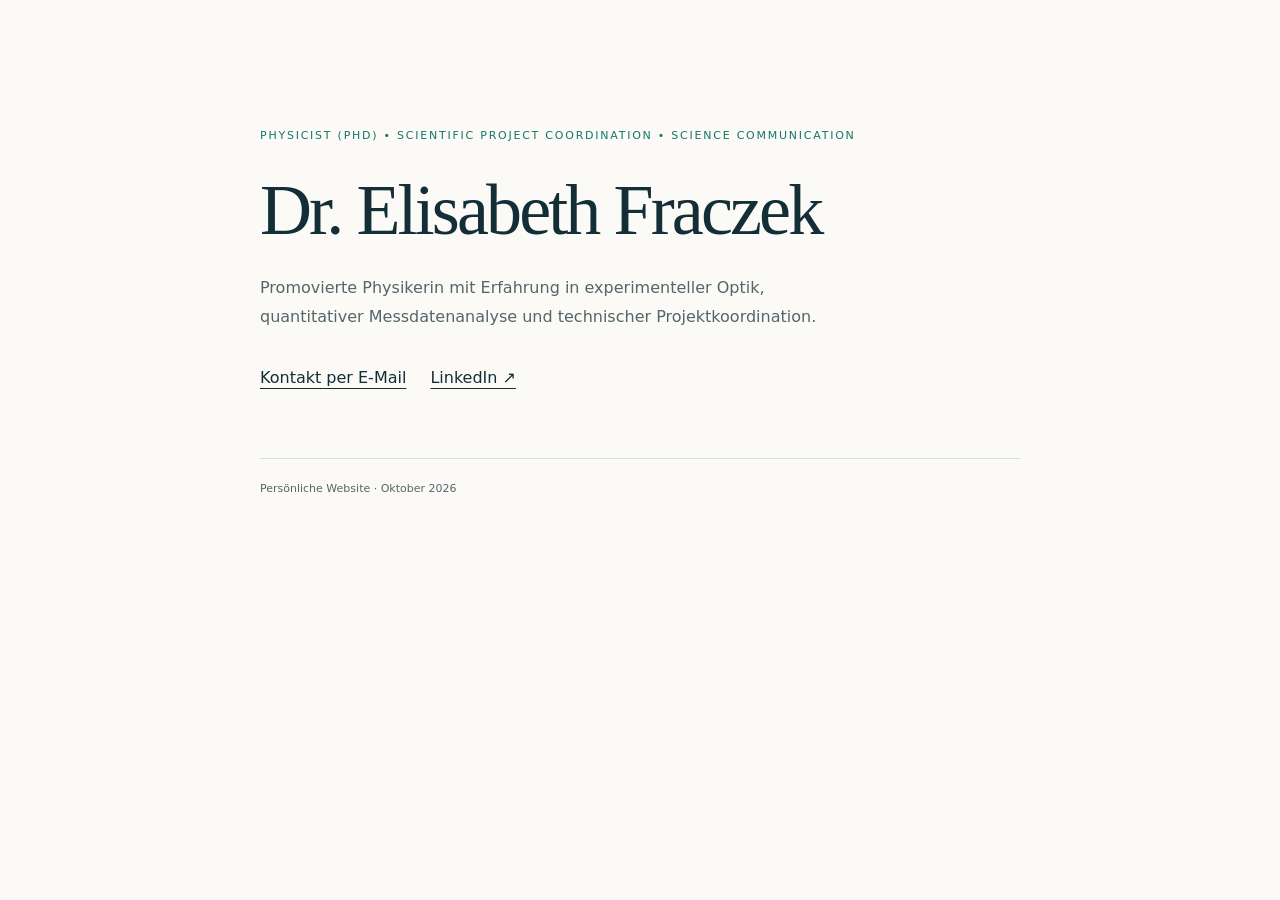
<file: index.html>
<!doctype html>
<html lang="de">
  <head>
    <!-- Grundeinstellungen und Beschreibung der Seite -->
    <meta charset="utf-8">
    <meta name="viewport" content="width=device-width,initial-scale=1">
    <meta name="robots" content="noindex,nofollow,noarchive">
    <meta
      name="description"
      content="Dr. Elisabeth Fraczek — Physik, Datenanalyse und wissenschaftliche Zusammenarbeit."
    >

    <!-- Titel im Browser-Tab -->
    <title>Dr. Elisabeth Fraczek</title>

    <style>
      /* Grundlayout und Farben */
      * {
        box-sizing: border-box;
      }

      body {
        margin: 0;
        background: #fbfaf6;
        color: #142e37;
        font: 16px/1.8 system-ui,-apple-system,'Segoe UI',sans-serif;
      }

      main {
        width: min(760px,calc(100% - 48px));
        margin: 14vh auto 60px;
      }

      /* Themenzeile, Name und Profiltext */
      .eyebrow {
        text-transform: uppercase;
        letter-spacing: .16em;
        font-size: 11px;
        color: #14766a;
      }

      h1 {
        font: clamp(42px,7vw,72px)/1.12 Georgia,serif;
        letter-spacing: -.04em;
        margin: 24px 0;
      }

      p {
        max-width: 580px;
        color: #53666a;
      }

      /* Kontaktlinks */
      nav {
        display: flex;
        gap: 24px;
        flex-wrap: wrap;
        margin-top: 32px;
      }

      a {
        color: #142e37;
        text-underline-offset: 5px;
      }

      a:focus-visible {
        outline: 3px solid #14766a;
        outline-offset: 5px;
      }

      /* Fußzeile */
      footer {
        border-top: 1px solid #d8dfda;
        margin-top: 65px;
        padding-top: 20px;
        font-size: 11px;
        color: #53666a;
      }
    </style>
  </head>

  <body>
    <main>
      <!-- Themenzeile: Hier kannst du deine Schwerpunkte ändern. -->
      <div class="eyebrow">Physicist (PhD) • Scientific Project Coordination • Science Communication</div>

      <!-- Name und Kurzprofil: Diesen Text kannst du direkt bearbeiten. -->
      <h1>Dr. Elisabeth Fraczek</h1>

      <p>
        Promovierte Physikerin mit Erfahrung in experimenteller Optik,
        quantitativer Messdatenanalyse und technischer Projektkoordination.
      </p>

      <!-- Kontakt: E-Mail-Adresse und LinkedIn-URL stehen jeweils im href-Attribut. -->
      <nav aria-label="Kontakt">
        <a href="mailto:elisabeth.fraczek@proton.me">
          Kontakt per E-Mail
        </a>

        <a
          href="https://www.linkedin.com/in/elisabeth-fraczek"
          rel="noopener noreferrer"
          target="_blank"
        >
          LinkedIn ↗
        </a>
      </nav>

      <!-- Fußzeile: Bezeichnung und Datum kannst du hier anpassen. -->
      <footer>Persönliche Website · Oktober 2026</footer>
    </main>
  </body>
</html>
</file>
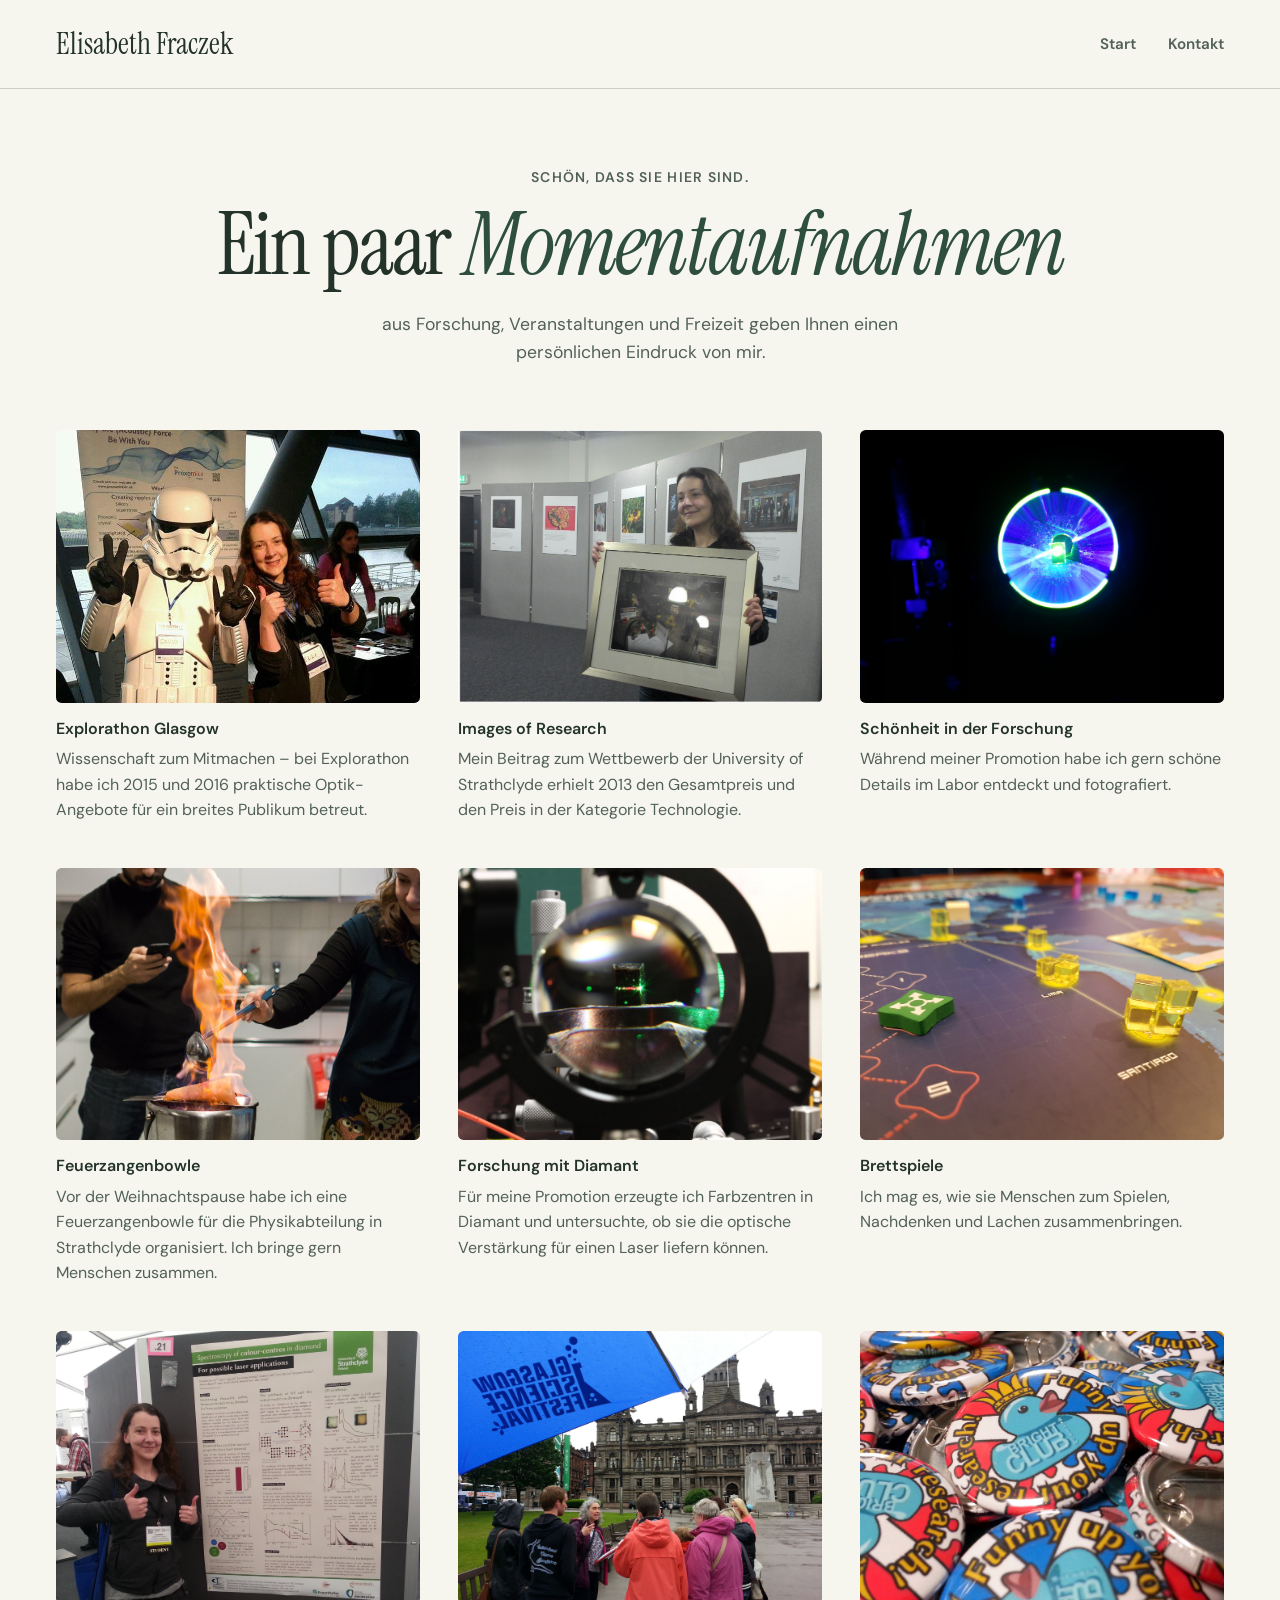
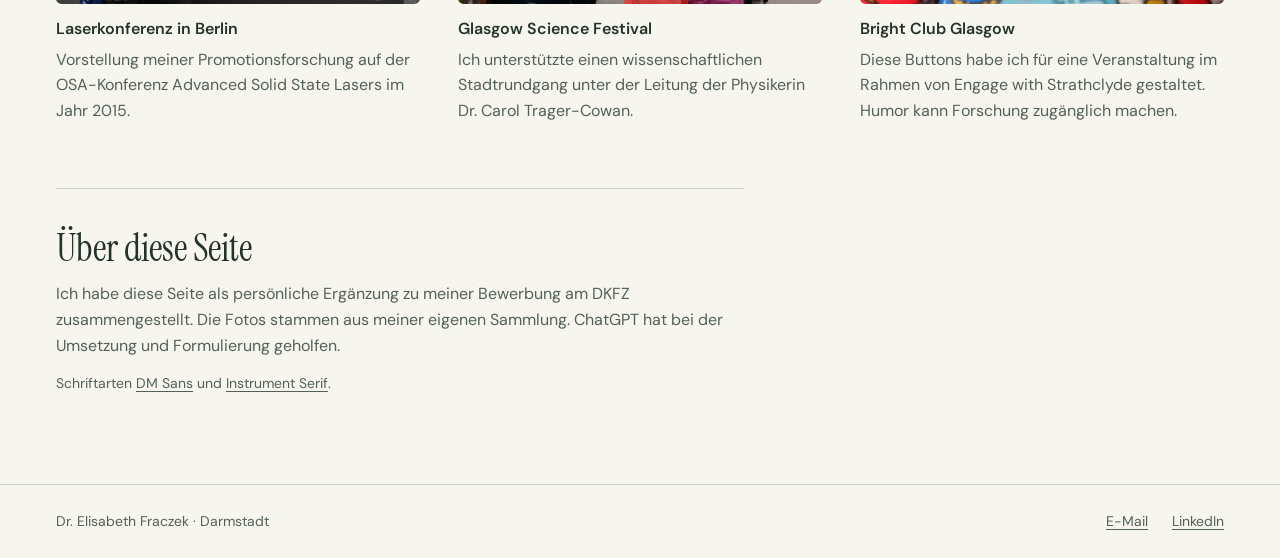
<file: DKFZ/index.html>
<!doctype html>
<html lang="de">
<head>
  <meta charset="utf-8">
  <meta name="viewport" content="width=device-width, initial-scale=1">
  <meta name="theme-color" content="#f7f6ee">
  <meta name="description" content="Persönliche Einblicke in Elisabeth Fraczeks Forschung, Wissenschaftskommunikation und Interessen.">
  <title>Über mich · Elisabeth Fraczek</title>
  <link rel="stylesheet" href="assets/site.css">
  <script src="assets/gallery.js" defer></script>
</head>
<body>
  <a class="skip-link" href="#main">Zum Inhalt</a>
  <header class="site-header">
    <div class="wrap header-inner">
      <a class="wordmark" href="../">Elisabeth Fraczek</a>
      <nav class="main-nav" aria-label="Hauptnavigation">
        <a href="../">Start</a>
        <a href="mailto:elisabeth.fraczek@proton.me">Kontakt</a>
      </nav>
    </div>
  </header>

  <main class="wrap inner-page" id="main">
    <header class="page-intro">
      <p class="eyebrow">Schön, dass Sie hier sind.</p>
      <h1>Ein paar <em>Momentaufnahmen</em></h1>
      <p>
        aus Forschung,
        Veranstaltungen und Freizeit geben Ihnen einen persönlichen Eindruck von mir.
      </p>
    </header>

    <!-- Zum Ergänzen eines Fotos einen figure-Block kopieren und Bildpfade, Alternativtext und Bildunterschrift anpassen. -->
    <div class="photo-grid">
      <figure>
        <a class="photo-link" href="assets/photos/explorathon.jpg">
          <img src="assets/photos/explorathon.jpg"
               alt="Elisabeth neben einem Stormtrooper bei Explorathon Glasgow"
               width="720" height="656">
        </a>
        <figcaption>
          <strong>Explorathon Glasgow</strong>
          Wissenschaft zum Mitmachen – bei Explorathon habe ich 2015 und 2016
          praktische Optik-Angebote für ein breites Publikum betreut.
        </figcaption>
      </figure>
      <figure>
        <a class="photo-link" href="assets/photos/images-of-research.jpg">
          <img src="assets/photos/images-of-research.jpg"
               alt="Elisabeth hält ihr gerahmtes Wettbewerbsbild in einer Ausstellung"
               width="990" height="745">
        </a>
        <figcaption>
          <strong>Images of Research</strong>
          Mein Beitrag zum Wettbewerb der University of Strathclyde erhielt 2013
          den Gesamtpreis und den Preis in der Kategorie Technologie.
        </figcaption>
      </figure>
      <figure id="forschung">
        <a class="photo-link" href="assets/photos/research-photography.jpg">
          <img src="assets/photos/research-photography.jpg"
               alt="Ein optisches Element leuchtet im Labor blau und grün"
               width="1800" height="1350">
        </a>
        <figcaption>
          <strong>Schönheit in der Forschung</strong>
          Während meiner Promotion habe ich gern schöne Details im Labor
          entdeckt und fotografiert.
        </figcaption>
      </figure>
      <figure>
        <a class="photo-link" href="assets/photos/feuerzangenbowle.jpg">
          <img src="assets/photos/feuerzangenbowle.jpg"
               alt="Zwei Personen bereiten eine brennende Feuerzangenbowle zu"
               loading="lazy" decoding="async">
        </a>
        <figcaption>
          <strong>Feuerzangenbowle</strong>
          Vor der Weihnachtspause habe ich eine Feuerzangenbowle für die
          Physikabteilung in Strathclyde organisiert. Ich bringe gern Menschen zusammen.
        </figcaption>
      </figure>
      <figure>
        <a class="photo-link" href="assets/photos/diamond-research.jpg">
          <img src="assets/photos/diamond-research.jpg"
               alt="Ein Diamant wird in einem optischen Versuchsaufbau mit grünem Licht beleuchtet"
               width="1800" height="1200" loading="lazy" decoding="async">
        </a>
        <figcaption>
          <strong>Forschung mit Diamant</strong>
          Für meine Promotion erzeugte ich Farbzentren in Diamant und untersuchte,
          ob sie die optische Verstärkung für einen Laser liefern können.
        </figcaption>
      </figure>
      <figure>
        <a class="photo-link" href="assets/photos/board-games.jpg">
          <img src="assets/photos/board-games.jpg"
               alt="Bunte Spielfiguren auf einem Brettspiel" loading="lazy" decoding="async">
        </a>
        <figcaption>
          <strong>Brettspiele</strong>
          Ich mag es, wie sie Menschen zum Spielen, Nachdenken und Lachen zusammenbringen.
        </figcaption>
      </figure>
      <figure>
        <a class="photo-link" href="assets/photos/laser-conference.jpg">
          <img src="assets/photos/laser-conference.jpg"
               alt="Elisabeth präsentiert ihr Forschungsposter auf einer Laserkonferenz"
               loading="lazy" decoding="async">
        </a>
        <figcaption>
          <strong>Laserkonferenz in Berlin</strong>
          Vorstellung meiner Promotionsforschung auf der OSA-Konferenz
          Advanced Solid State Lasers im Jahr 2015.
        </figcaption>
      </figure>
      <figure>
        <a class="photo-link" href="assets/photos/science-festival.jpg">
          <img src="assets/photos/science-festival.jpg"
               alt="Eine Gruppe bei einem wissenschaftlichen Stadtrundgang in Glasgow"
               loading="lazy" decoding="async">
        </a>
        <figcaption>
          <strong>Glasgow Science Festival</strong>
          Ich unterstützte einen wissenschaftlichen Stadtrundgang unter der
          Leitung der Physikerin Dr. Carol Trager-Cowan.
        </figcaption>
      </figure>
      <figure>
        <a class="photo-link" href="assets/photos/bright-club.jpg">
          <img src="assets/photos/bright-club.jpg"
               alt="Eine Sammlung bunter Buttons für Bright Club Glasgow"
               loading="lazy" decoding="async">
        </a>
        <figcaption>
          <strong>Bright Club Glasgow</strong>
          Diese Buttons habe ich für eine Veranstaltung im Rahmen von
          Engage with Strathclyde gestaltet. Humor kann Forschung zugänglich machen.
        </figcaption>
      </figure>
    </div>

    <section class="site-note" id="diese-seite" aria-labelledby="site-note-title">
      <h2 id="site-note-title">Über diese Seite</h2>
      <p>
        Ich habe diese Seite als persönliche Ergänzung zu meiner Bewerbung am DKFZ
        zusammengestellt. Die Fotos stammen aus meiner eigenen Sammlung.
        ChatGPT hat bei der Umsetzung und Formulierung geholfen.
      </p>
      <p class="font-credits">
        Schriftarten
        <a href="assets/fonts/dm-sans-OFL.txt">DM Sans</a> und
        <a href="assets/fonts/instrument-serif-OFL.txt">Instrument Serif</a>.
      </p>
    </section>

    <dialog class="photo-dialog" id="photo-dialog" aria-label="Foto in voller Größe">
      <form method="dialog">
        <button class="button button-outline" type="submit" autofocus>Schließen</button>
      </form>
      <img alt="">
      <p></p>
    </dialog>
  </main>

  <footer class="site-footer">
    <div class="wrap footer-inner">
      <span>Dr. Elisabeth Fraczek · Darmstadt</span>
      <div class="footer-links">
        <a href="mailto:elisabeth.fraczek@proton.me">E-Mail</a>
        <a href="https://www.linkedin.com/in/elisabeth-fraczek">LinkedIn</a>
      </div>
    </div>
  </footer>
</body>
</html>
</file>
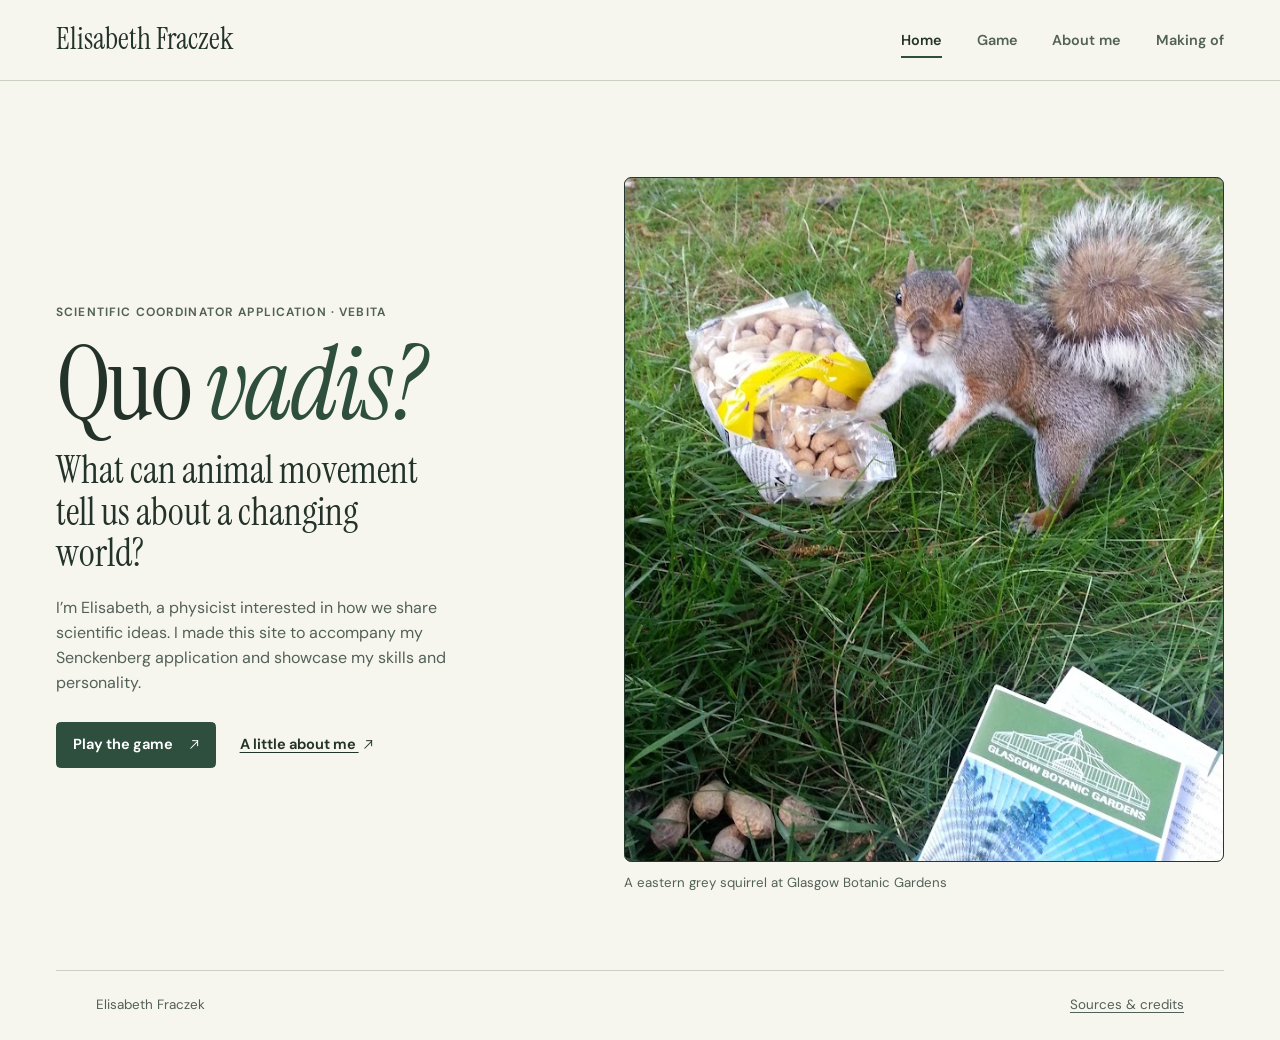
<file: senckenberg/index.html>
<!doctype html>
<html lang="en">
<head>
  <meta charset="utf-8">
  <meta name="viewport" content="width=device-width, initial-scale=1">
  <meta name="theme-color" content="#f7f6ee">
  <meta name="description" content="Elisabeth Fraczek's application portfolio and VEBITA Connections, a game about animal movement.">
  <title>Quo vadis? · Elisabeth Fraczek</title>
  <link rel="stylesheet" href="assets/site.css">
</head>
<body>
  <a class="skip-link" href="#main">Skip to content</a>
  <header class="site-header">
    <div class="wrap header-inner">
      <a class="wordmark" href="./">Elisabeth Fraczek</a>
      <nav class="main-nav" aria-label="Main navigation">
        <a href="./" aria-current="page">Home</a>
        <a href="game/">Game</a>
        <a href="about/">About me</a>
        <a href="making/">Making of</a>
      </nav>
    </div>
  </header>

  <main id="main" class="wrap">
    <section class="home-hero" aria-labelledby="hero-title">
      <div class="hero-copy">
        <p class="eyebrow">Scientific coordinator application · VEBITA</p>
        <h1 id="hero-title">Quo <em>vadis?</em></h1>
        <p class="hero-question">What can animal movement tell us about a changing world?</p>
        <p class="intro">
          I’m Elisabeth, a physicist interested in how we share scientific ideas.
          I made this site to accompany my Senckenberg application and showcase 
          my skills and personality.
        </p>
        <div class="hero-actions">
          <a class="button" href="game/">Play the game <span class="arrow arrow-diagonal" aria-hidden="true"></span></a>
          <a class="quiet-link" href="about/">A little about me <span class="arrow arrow-diagonal" aria-hidden="true"></span></a>
        </div>
      </div>

      <figure class="hero-figure">
        <div class="hero-image">
          <img src="assets/photos/squirrel.webp" alt="A eastern grey squirrel at Glasgow Botanic Gardens" fetchpriority="high">
        </div>
        <figcaption>
          <span>A eastern grey squirrel at Glasgow Botanic Gardens</span>
        </figcaption>
      </figure>
    </section>


  <footer class="site-footer">
    <div class="wrap footer-inner">
      <span>Elisabeth Fraczek</span>
      <a href="making/#sources">Sources &amp; credits</a>
    </div>
  </footer>
</body>
</html>
</file>
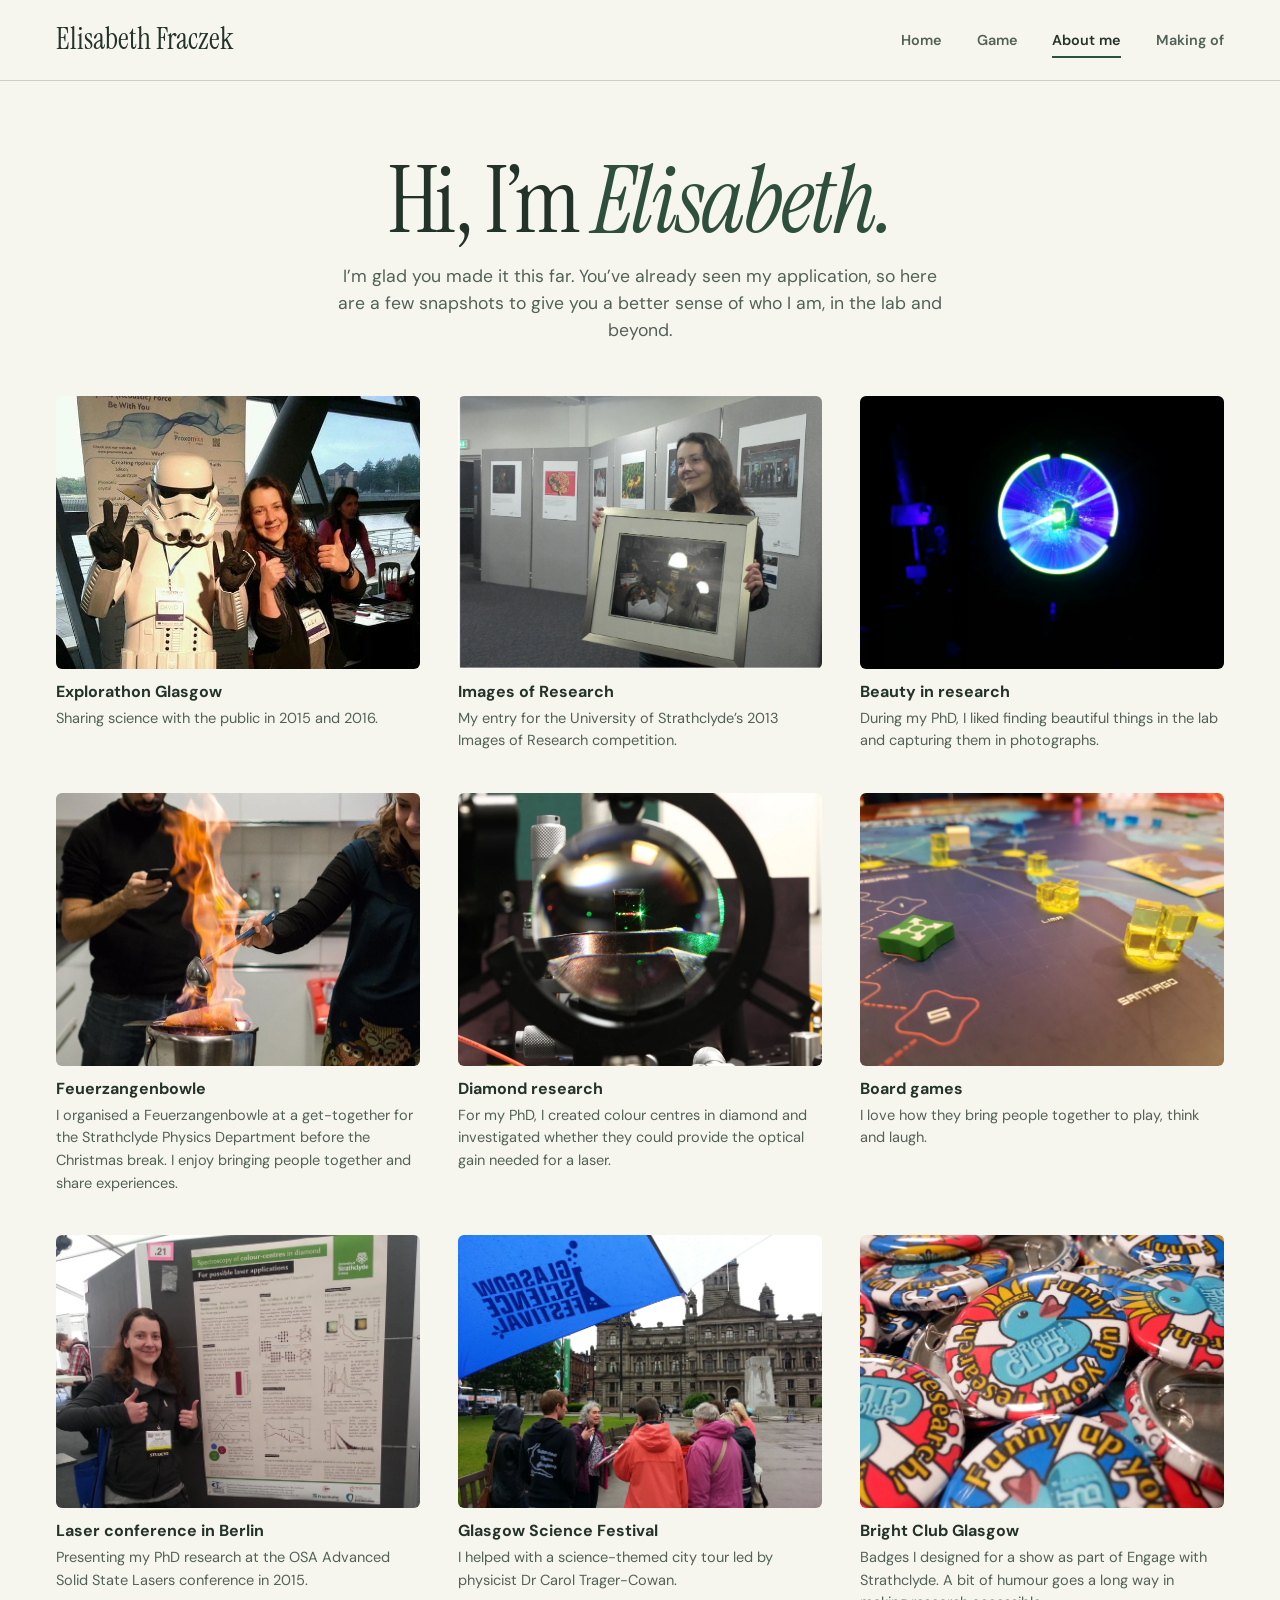
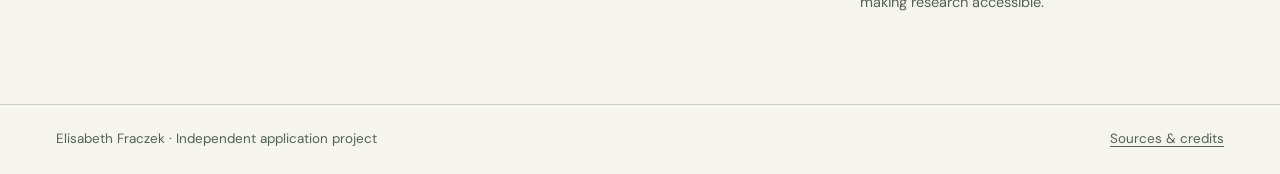
<file: senckenberg/about/index.html>
<!doctype html>
<html lang="en">
<head>
  <meta charset="utf-8">
  <meta name="viewport" content="width=device-width, initial-scale=1">
  <meta name="theme-color" content="#f7f6ee">
  <meta name="description" content="A photo journal of Elisabeth Fraczek's research, science outreach and life outside the lab.">
  <title>About me · Elisabeth Fraczek</title>
  <link rel="stylesheet" href="../assets/site.css">
  <script src="../assets/gallery.js" defer></script>
</head>
<body>
  <a class="skip-link" href="#main">Skip to content</a>
  <header class="site-header">
    <div class="wrap header-inner">
      <a class="wordmark" href="../">Elisabeth Fraczek</a>
      <nav class="main-nav" aria-label="Main navigation">
        <a href="../">Home</a>
        <a href="../game/">Game</a>
        <a href="./" aria-current="page">About me</a>
        <a href="../making/">Making of</a>
      </nav>
    </div>
  </header>

  <main id="main" class="wrap inner-page">
    <header class="page-intro about-intro">
      <h1>Hi, I’m <em>Elisabeth.</em></h1>
      <p>I’m glad you made it this far. You’ve already seen my application, so here are a few snapshots to give you a better sense of who I am, in the lab and beyond.</p>
    </header>

    <!-- To add a photo, copy one figure and update both image paths, the alt text and the caption. -->
    <div class="photo-grid">
      <figure>
        <a href="../assets/photos/explorathon.webp" class="photo-link">
          <img src="../assets/photos/explorathon.webp" alt="Elisabeth posing next to a stormtrooper at Explorathon Glasgow">
        </a>
        <figcaption><strong>Explorathon Glasgow</strong> Sharing science with the public in 2015 and 2016.</figcaption>
      </figure>
      <figure>
        <a href="../assets/photos/images-of-research.webp" class="photo-link">
          <img src="../assets/photos/images-of-research.webp" alt="Elisabeth holding her framed image in an exhibition gallery">
        </a>
        <figcaption><strong>Images of Research</strong> My entry for the University of Strathclyde’s 2013 Images of Research competition.</figcaption>
      </figure>
      <figure>
        <a href="../assets/photos/research-photography.webp" class="photo-link">
          <img src="../assets/photos/research-photography.webp" alt="A glowing blue and green optical pattern against a dark background">
        </a>
        <figcaption><strong>Beauty in research</strong> During my PhD, I liked finding beautiful things in the lab and capturing them in photographs.</figcaption>
      </figure>
      <figure>
        <a href="../assets/photos/feuerzangenbowle.webp" class="photo-link">
          <img src="../assets/photos/feuerzangenbowle.webp" alt="Two people preparing a flaming Feuerzangenbowle" loading="lazy">
        </a>
        <figcaption><strong>Feuerzangenbowle</strong> I organised a Feuerzangenbowle at a get-together for the Strathclyde Physics Department before the Christmas break. I enjoy bringing people together and share experiences.</figcaption>
      </figure>
      <figure>
        <a href="../assets/photos/diamond-research.webp" class="photo-link">
          <img src="../assets/photos/diamond-research.webp" alt="Close-up of an optical setup with green light reflected in a lens" loading="lazy">
        </a>
        <figcaption><strong>Diamond research</strong> For my PhD, I created colour centres in diamond and investigated whether they could provide the optical gain needed for a laser.</figcaption>
      </figure>
      <figure>
        <a href="../assets/photos/board-games.webp" class="photo-link">
          <img src="../assets/photos/board-games.webp" alt="Colourful playing pieces on a board game" loading="lazy">
        </a>
        <figcaption><strong>Board games</strong> I love how they bring people together to play, think and laugh.</figcaption>
      </figure>
      <figure>
        <a href="../assets/photos/laser-conference.webp" class="photo-link">
          <img src="../assets/photos/laser-conference.webp" alt="Elisabeth beside a research poster at a laser conference" loading="lazy">
        </a>
        <figcaption><strong>Laser conference in Berlin</strong> Presenting my PhD research at the OSA Advanced Solid State Lasers conference in 2015.</figcaption>
      </figure>
      <figure>
        <a href="../assets/photos/science-festival.webp" class="photo-link">
          <img src="../assets/photos/science-festival.webp" alt="A group on a city walking tour under a Glasgow Science Festival flag" loading="lazy">
        </a>
        <figcaption><strong>Glasgow Science Festival</strong> I helped with a science-themed city tour led by physicist Dr Carol Trager-Cowan.</figcaption>
      </figure>
      <figure>
        <a href="../assets/photos/bright-club.webp" class="photo-link">
          <img src="../assets/photos/bright-club.webp" alt="A collection of colourful Bright Club badges" loading="lazy">
        </a>
        <figcaption><strong>Bright Club Glasgow</strong> Badges I designed for a show as part of Engage with Strathclyde. A bit of humour goes a long way in making research accessible.</figcaption>
      </figure>
    </div>

    <dialog class="photo-dialog" id="photo-dialog" aria-label="Enlarged photograph">
      <form method="dialog">
        <button class="button button-outline" type="submit">Close</button>
      </form>
      <img alt="">
      <p></p>
    </dialog>
  </main>

  <footer class="site-footer">
    <div class="wrap footer-inner">
      <span>Elisabeth Fraczek · Independent application project</span>
      <a href="../making/#sources">Sources &amp; credits</a>
    </div>
  </footer>
</body>
</html>
</file>
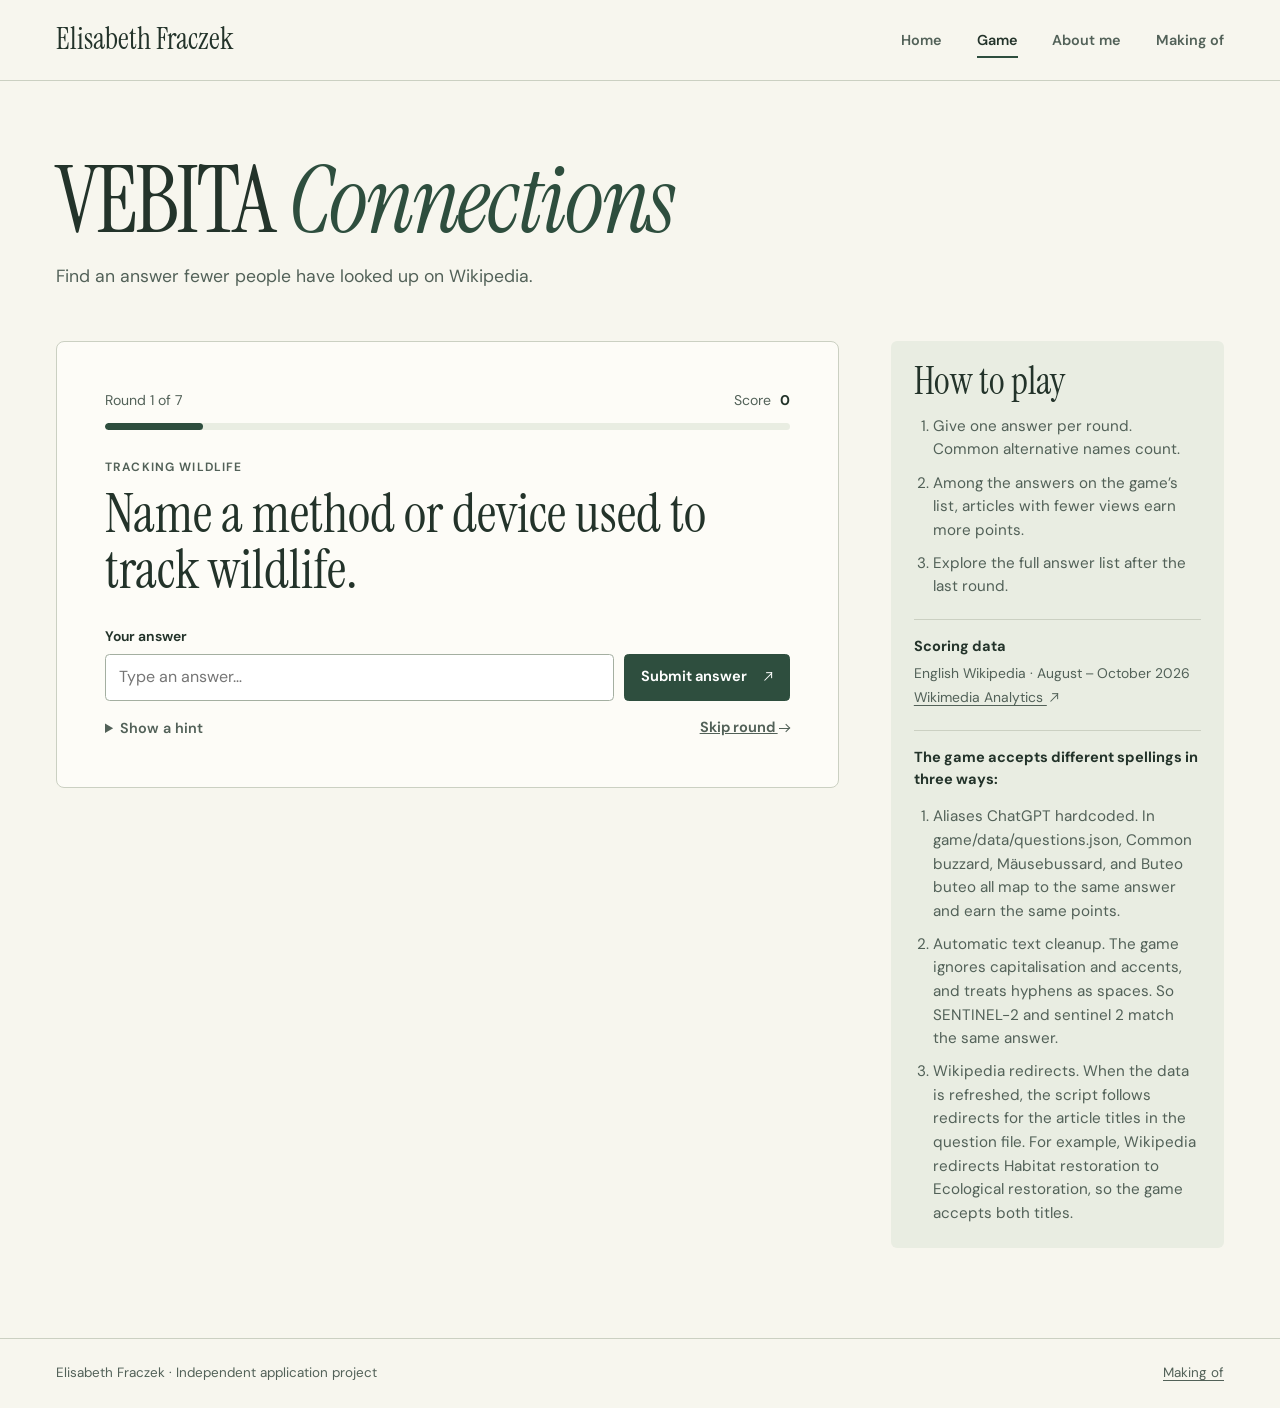
<file: senckenberg/game/index.html>
<!doctype html>
<html lang="en">
<head>
  <meta charset="utf-8">
  <meta name="viewport" content="width=device-width, initial-scale=1">
  <meta name="theme-color" content="#f7f6ee">
  <meta name="description" content="A seven-round game about animal movement, scored with real English Wikipedia pageviews.">
  <title>VEBITA Connections · Elisabeth Fraczek</title>
  <link rel="stylesheet" href="../assets/site.css">
  <script src="game.js" defer></script>
</head>
<body>
  <a class="skip-link" href="#main">Skip to content</a>
  <header class="site-header">
    <div class="wrap header-inner">
      <a class="wordmark" href="../">Elisabeth Fraczek</a>
      <nav class="main-nav" aria-label="Main navigation">
        <a href="../">Home</a>
        <a href="./" aria-current="page">Game</a>
        <a href="../about/">About me</a>
        <a href="../making/">Making of</a>
      </nav>
    </div>
  </header>

  <main id="main" class="wrap inner-page">
    <header class="page-intro game-intro">
      <h1>VEBITA <em>Connections</em></h1>
      <p>Find an answer fewer people have looked up on Wikipedia.</p>
    </header>

    <div class="game-layout">
      <section class="game-panel" aria-label="VEBITA Connections game">
        <p id="loading" role="status">Loading questions and Wikimedia pageviews…</p>
        <noscript><p>Enable JavaScript to play VEBITA Connections.</p></noscript>

        <div id="round" hidden>
          <div class="round-meta">
            <p id="round-number"></p>
            <p>Score <strong id="running-score">0</strong></p>
          </div>
          <progress id="round-progress" aria-label="Current round"></progress>
          <p class="eyebrow round-topic" id="topic"></p>
          <h2 id="question" tabindex="-1"></h2>

          <form id="answer-form">
            <label class="input-label" for="answer">Your answer</label>
            <div class="answer-controls">
              <input id="answer" name="answer" type="text" placeholder="Type an answer…" autocomplete="off" spellcheck="false" maxlength="120" aria-describedby="answer-message" required>
              <button class="button" type="submit">Submit answer <span class="arrow arrow-diagonal" aria-hidden="true"></span></button>
            </div>
            <p id="answer-message" class="answer-message" aria-live="polite"></p>
            <div class="round-tools">
              <details id="hint">
                <summary>Show a hint</summary>
                <p id="hint-text"></p>
              </details>
              <button type="button" class="text-button" id="skip">Skip round <span class="arrow" aria-hidden="true"></span></button>
            </div>
          </form>

          <div id="feedback" class="feedback" hidden>
            <div class="feedback-copy">
              <p id="feedback-points" class="feedback-points" tabindex="-1"></p>
              <p id="feedback-detail"></p>
            </div>
            <button type="button" class="button" id="next">Next round <span class="arrow" aria-hidden="true"></span></button>
          </div>
        </div>

        <div id="results" hidden>
          <h2 id="final-score" tabindex="-1"></h2>
          <p class="result-intro">Open each round to see the accepted answers, starting with the least-viewed article.</p>
          <div id="answer-reveal"></div>
          <button type="button" class="button" id="restart">Play again</button>
        </div>

        <template id="round-review">
          <details class="round-review">
            <summary><span class="review-topic"></span><span class="review-score"></span></summary>
            <p class="review-answer"></p>
            <table>
              <caption class="visually-hidden">Accepted answers and Wikimedia pageviews</caption>
              <thead><tr><th scope="col">Article</th><th scope="col">Views</th><th scope="col">Points</th></tr></thead>
              <tbody></tbody>
            </table>
          </details>
        </template>
      </section>

      <aside class="game-rules" aria-labelledby="rules-title">
        <h2 id="rules-title">How to play</h2>
        <ol>
          <li>Give one answer per round. Common alternative names count.</li>
          <li>Among the answers on the game’s list, articles with fewer views earn more points.</li>
          <li>Explore the full answer list after the last round.</li>
        </ol>
        <div class="data-note">
          <h3>Scoring data</h3>
          <p id="data-period"></p>
          <a href="../making/#sources">Wikimedia Analytics <span class="arrow arrow-diagonal" aria-hidden="true"></span></a>
        </div>
        <div class="data-note">
          <h3>The game accepts different spellings in three ways:</h3>
          <ol>
            <li>Aliases ChatGPT hardcoded. In game/data/questions.json, Common buzzard, Mäusebussard, and Buteo buteo all map to the same answer and earn the same points.</li>
            <li>Automatic text cleanup. The game ignores capitalisation and accents, and treats hyphens as spaces. So SENTINEL-2 and sentinel 2 match the same answer.</li>
            <li>Wikipedia redirects. When the data is refreshed, the script follows redirects for the article titles in the question file. For example, Wikipedia redirects Habitat restoration to Ecological restoration, so the game accepts both titles.</li>
          </ol>
        </div>
      </aside>
    </div>
  </main>

  <footer class="site-footer">
    <div class="wrap footer-inner">
      <span>Elisabeth Fraczek · Independent application project</span>
      <a href="../making/">Making of</a>
    </div>
  </footer>
</body>
</html>
</file>
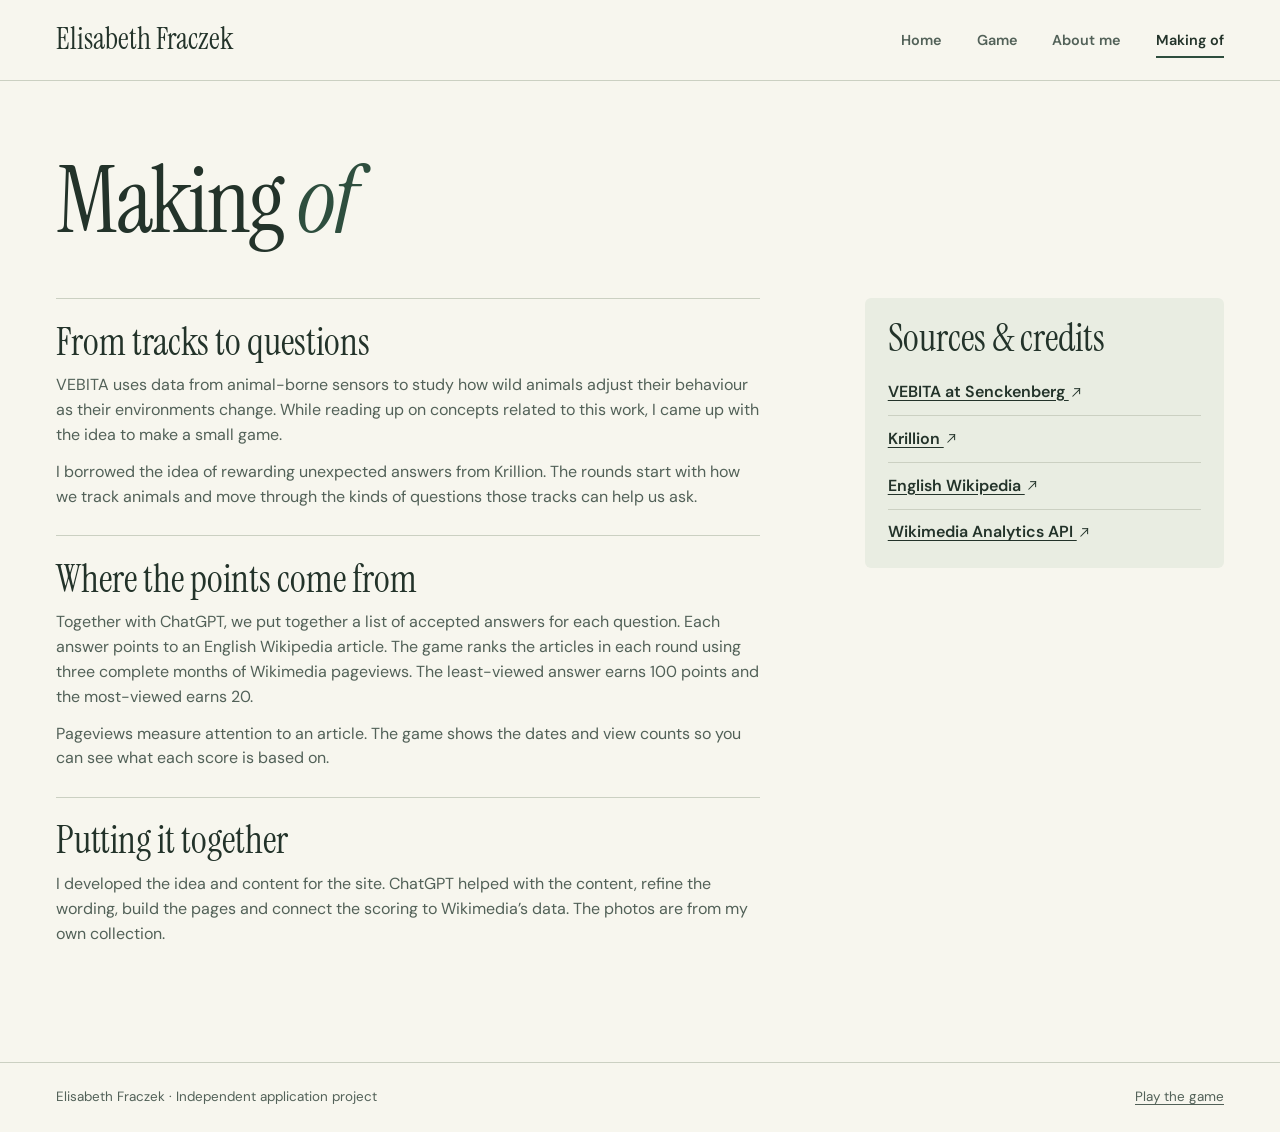
<file: senckenberg/making/index.html>
<!doctype html>
<html lang="en">
<head>
  <meta charset="utf-8">
  <meta name="viewport" content="width=device-width, initial-scale=1">
  <meta name="theme-color" content="#f7f6ee">
  <meta name="description" content="The ideas, sources and Wikipedia data behind VEBITA Connections.">
  <title>Making of · Elisabeth Fraczek</title>
  <link rel="stylesheet" href="../assets/site.css">
</head>
<body>
  <a class="skip-link" href="#main">Skip to content</a>
  <header class="site-header">
    <div class="wrap header-inner">
      <a class="wordmark" href="../">Elisabeth Fraczek</a>
      <nav class="main-nav" aria-label="Main navigation">
        <a href="../">Home</a>
        <a href="../game/">Game</a>
        <a href="../about/">About me</a>
        <a href="./" aria-current="page">Making of</a>
      </nav>
    </div>
  </header>

  <main id="main" class="wrap inner-page">
    <header class="page-intro">
      <h1>Making <em>of</em></h1>
    </header>

    <div class="notes-layout">
      <div class="notes">
        <section>
          <h2>From tracks to questions</h2>
          <p>VEBITA uses data from animal-borne sensors to study how wild animals adjust their behaviour as their environments change. While reading up on concepts related to this work, I came up with the idea to make a small game.</p>
          <p>I borrowed the idea of rewarding unexpected answers from Krillion. The rounds start with how we track animals and move through the kinds of questions those tracks can help us ask.</p>
        </section>
        <section>
          <h2>Where the points come from</h2>
          <p>Together with ChatGPT, we put together a list of accepted answers for each question. Each answer points to an English Wikipedia article. The game ranks the articles in each round using three complete months of Wikimedia pageviews. The least-viewed answer earns 100 points and the most-viewed earns 20.</p>
          <p>Pageviews measure attention to an article. The game shows the dates and view counts so you can see what each score is based on.</p>
        </section>
        <section>
          <h2>Putting it together</h2>
          <p>I developed the idea and content for the site. ChatGPT helped with the content, refine the wording, build the pages and connect the scoring to Wikimedia’s data. The photos are from my own collection.</p>
        </section>
      </div>

      <aside class="sources" id="sources" aria-labelledby="sources-heading">
        <h2 id="sources-heading">Sources &amp; credits</h2>
        <ul>
          <li><a href="https://www.senckenberg.de/de/pressemeldungen/bewegte-welt-neuer-loewe-schwerpunkt-vebita-untersucht-tierische-mobilitaet/">VEBITA at Senckenberg <span class="arrow arrow-diagonal" aria-hidden="true"></span></a></li>
          <li><a href="https://krillion.io/">Krillion <span class="arrow arrow-diagonal" aria-hidden="true"></span></a></li>
          <li><a href="https://en.wikipedia.org/">English Wikipedia <span class="arrow arrow-diagonal" aria-hidden="true"></span></a></li>
          <li><a href="https://doc.wikimedia.org/generated-data-platform/aqs/analytics-api/reference/page-views.html">Wikimedia Analytics API <span class="arrow arrow-diagonal" aria-hidden="true"></span></a></li>
        </ul>
      </aside>
    </div>
  </main>

  <footer class="site-footer">
    <div class="wrap footer-inner">
      <span>Elisabeth Fraczek · Independent application project</span>
      <a href="../game/">Play the game</a>
    </div>
  </footer>
</body>
</html>
</file>
<file: DKFZ/assets/site.css>
@font-face {
  font-family: "DM Sans";
  src: url("fonts/dm-sans.woff2") format("woff2");
  font-weight: 400 700;
  font-style: normal;
  font-display: swap;
}

@font-face {
  font-family: "Instrument Serif";
  src: url("fonts/instrument-serif.woff2") format("woff2");
  font-weight: 400;
  font-style: normal;
  font-display: swap;
}

@font-face {
  font-family: "Instrument Serif";
  src: url("fonts/instrument-serif-italic.woff2") format("woff2");
  font-weight: 400;
  font-style: italic;
  font-display: swap;
}

/* Farben, Schriften und Seitenbreite */
:root {
  color-scheme: light;
  --paper: #f7f6ee;
  --panel: #fdfcf7;
  --ink: #23332a;
  --muted: #526158;
  --green: #2e4e3e;
  --green-dark: #203a2e;
  --soft-green: #e9ede2;
  --line: #cbd0c2;
  --sans: "DM Sans", system-ui, sans-serif;
  --serif: "Instrument Serif", Georgia, serif;
  --page-width: 73rem;
}

* { box-sizing: border-box; }
html { scroll-padding-top: 2rem; }

body {
  min-height: 100vh;
  margin: 0;
  display: flex;
  flex-direction: column;
  background: var(--paper);
  color: var(--ink);
  font: 1rem/1.6 var(--sans);
}

h1, h2, p, figure { margin: 0; }
img { display: block; max-width: 100%; }
a { color: inherit; text-underline-offset: 0.22em; }
a:hover { text-decoration-thickness: 2px; }
button { font: inherit; cursor: pointer; }
:focus-visible { outline: 2px solid var(--green); outline-offset: 5px; }

.wrap {
  width: min(calc(100% - 5rem), var(--page-width));
  margin-inline: auto;
}

.skip-link:not(:focus) {
  position: absolute;
  width: 1px;
  height: 1px;
  overflow: hidden;
  clip-path: inset(50%);
  white-space: nowrap;
}

.skip-link:focus {
  position: absolute;
  z-index: 3;
  top: 0.75rem;
  left: 0.75rem;
  padding: 0.5rem 0.75rem;
  background: var(--panel);
}

/* Navigation und Fußzeile */
.site-header { border-bottom: 1px solid var(--line); }

.header-inner, .footer-inner {
  display: flex;
  align-items: center;
  justify-content: space-between;
  gap: 1.5rem;
}

.header-inner { min-height: 5.5rem; }

.wordmark {
  font: 1.9rem/1.1 var(--serif);
  text-decoration: none;
  white-space: nowrap;
}

.main-nav, .footer-links {
  display: flex;
  flex-wrap: wrap;
  align-items: center;
  gap: 1rem 2rem;
}

.main-nav a {
  position: relative;
  padding-block: 0.55rem;
  color: var(--muted);
  font-size: 0.95rem;
  font-weight: 600;
  text-decoration: none;
}

.main-nav a:hover, .main-nav a[aria-current="page"] { color: var(--ink); }

.main-nav a[aria-current="page"]::after {
  position: absolute;
  inset: auto 0 0;
  height: 2px;
  background: var(--green);
  content: "";
}

.site-footer {
  margin-top: auto;
  border-top: 1px solid var(--line);
  color: var(--muted);
  font-size: 0.875rem;
}

.footer-inner { padding-block: 1.6rem; }
.footer-links { gap: 0.8rem 1.5rem; }

/* Startseite */
h1, h2 {
  font-family: var(--serif);
  font-weight: 400;
  line-height: 1.02;
}

h1 {
  font-size: clamp(3.7rem, 7.3vw, 6.9rem);
  letter-spacing: -0.025em;
}

h1 em { color: var(--green); }

.eyebrow {
  color: var(--muted);
  font-size: 0.875rem;
  font-weight: 600;
  letter-spacing: 0.09em;
  text-transform: uppercase;
}

.home-hero {
  display: grid;
  grid-template-columns: minmax(0, 0.95fr) minmax(0, 1.05fr);
  align-items: center;
  gap: clamp(2rem, 5vw, 5rem);
  min-height: calc(100svh - 11rem);
  padding-block: clamp(3.5rem, 7vw, 6.5rem);
}

.hero-copy h1 { margin-block: 1rem 1.3rem; }

.hero-subtitle {
  max-width: 28rem;
  font: clamp(1.9rem, 2.8vw, 2.45rem)/1.15 var(--serif);
}

.intro {
  max-width: 29rem;
  margin-top: 1.4rem;
  color: var(--muted);
}

.hero-actions {
  display: flex;
  flex-wrap: wrap;
  align-items: center;
  gap: 1rem 1.6rem;
  margin-top: 1.8rem;
}

.button {
  display: inline-flex;
  min-height: 3rem;
  align-items: center;
  justify-content: center;
  padding: 0.65rem 1.2rem;
  border: 1px solid var(--green);
  border-radius: 0.3rem;
  background: var(--green);
  color: white;
  font-size: 0.95rem;
  font-weight: 600;
  text-decoration: none;
}

.button:hover { background: var(--green-dark); }

.button-outline {
  border-color: var(--line);
  background: var(--panel);
  color: var(--ink);
}

.button-outline:hover { background: var(--soft-green); }
.quiet-link { font-size: 0.95rem; font-weight: 600; }

.hero-image {
  display: block;
  overflow: hidden;
  border-radius: 0.45rem;
  background: #080d0b;
}

.hero-image img { width: 100%; height: auto; }

.hero-figure figcaption {
  padding-top: 0.7rem;
  color: var(--muted);
  font-size: 0.875rem;
}

/* Fotogalerie */
.inner-page {
  padding-block: clamp(3rem, 6vw, 5rem) clamp(3.5rem, 7vw, 6rem);
}

.page-intro {
  margin-bottom: clamp(2.5rem, 5vw, 4rem);
  text-align: center;
}

.page-intro h1 {
  margin-top: 0.8rem;
  font-size: clamp(3.5rem, 6.8vw, 6rem);
}

.page-intro > p:last-child {
  max-width: 39rem;
  margin: 1.25rem auto 0;
  color: var(--muted);
  font-size: 1.1rem;
}

.photo-grid {
  display: grid;
  grid-template-columns: repeat(3, minmax(0, 1fr));
  align-items: start;
  gap: 2.8rem clamp(1.25rem, 3vw, 2.4rem);
}

.photo-link {
  display: block;
  overflow: hidden;
  border-radius: 0.35rem;
  background: var(--soft-green);
}

.photo-link img {
  width: 100%;
  height: auto;
  aspect-ratio: 4 / 3;
  object-fit: cover;
}

.photo-link:hover img { opacity: 0.9; }

.photo-grid figcaption {
  margin-top: 0.8rem;
  color: var(--muted);
  font-size: 1rem;
}

.photo-grid figcaption strong {
  display: block;
  margin-bottom: 0.3rem;
  color: var(--ink);
  font-weight: 600;
}

.site-note {
  max-width: 43rem;
  margin-top: 4rem;
  padding-top: 2.5rem;
  border-top: 1px solid var(--line);
}

.site-note h2 { font-size: 2.4rem; }
.site-note p { margin-top: 0.85rem; color: var(--muted); }
.site-note .font-credits { font-size: 0.875rem; }

/* Vergrößerte Fotoansicht */
.photo-dialog {
  max-width: min(60rem, calc(100% - 2rem));
  max-height: calc(100svh - 2rem);
  padding: 1rem;
  border: 1px solid var(--line);
  border-radius: 0.5rem;
  background: var(--panel);
  color: var(--ink);
}

.photo-dialog::backdrop { background: rgb(18 28 22 / 85%); }
.photo-dialog form { display: flex; justify-content: end; margin-bottom: 0.8rem; }
.photo-dialog img { max-height: 68svh; margin-inline: auto; object-fit: contain; }
.photo-dialog p { max-width: 58ch; margin: 0.9rem auto 0; text-align: center; }

/* Kleinere Bildschirme */
@media (max-width: 900px) {
  .wrap { width: min(calc(100% - 3rem), var(--page-width)); }
  .photo-grid { grid-template-columns: repeat(2, minmax(0, 1fr)); }
  .footer-inner { align-items: start; flex-wrap: wrap; }
}

@media (max-width: 690px) {
  .home-hero {
    grid-template-columns: 1fr;
    min-height: auto;
    gap: 2.5rem;
    padding-block: 3rem;
  }
  .hero-copy h1 { max-width: 9ch; }
  .intro, .hero-subtitle { max-width: 34rem; }
}

@media (max-width: 460px) {
  .wrap { width: calc(100% - 2rem); }
  .header-inner {
    min-height: auto;
    align-items: start;
    flex-direction: column;
    gap: 0.6rem;
    padding-block: 1.1rem 0.8rem;
  }
  .main-nav { gap: 1.5rem; }
  .photo-grid { grid-template-columns: 1fr; }
  .footer-inner { flex-direction: column; gap: 0.9rem; }
}
</file>
<file: senckenberg/assets/site.css>
@font-face {
  font-family: "DM Sans";
  src: url("fonts/dm-sans.woff2") format("woff2");
  font-style: normal;
  font-weight: 400 700;
  font-display: swap;
}

@font-face {
  font-family: "Instrument Serif";
  src: url("fonts/instrument-serif.woff2") format("woff2");
  font-style: normal;
  font-weight: 400;
  font-display: swap;
}

@font-face {
  font-family: "Instrument Serif";
  src: url("fonts/instrument-serif-italic.woff2") format("woff2");
  font-style: italic;
  font-weight: 400;
  font-display: swap;
}

/* Shared colours, fonts and page width */
:root {
  color-scheme: light;
  --paper: #f7f6ee;
  --panel: #fdfcf7;
  --ink: #23332a;
  --muted: #526158;
  --green: #2e4e3e;
  --green-dark: #203a2e;
  --soft-green: #e9ede2;
  --line: #cbd0c2;
  --sans: "DM Sans", system-ui, sans-serif;
  --serif: "Instrument Serif", Georgia, serif;
  --page-width: 73rem;
}

* { box-sizing: border-box; }
[hidden] { display: none !important; }

body {
  min-height: 100vh;
  margin: 0;
  display: flex;
  flex-direction: column;
  background: var(--paper);
  color: var(--ink);
  font: 1rem/1.55 var(--sans);
}

h1, h2, h3, p, figure { margin: 0; }
img { display: block; max-width: 100%; }
a { color: inherit; text-underline-offset: 0.2em; }
a:hover { text-decoration-thickness: 2px; }
button, input { font: inherit; }
button { cursor: pointer; }

:focus-visible {
  outline: 2px solid var(--green);
  outline-offset: 4px;
}

.wrap {
  width: min(calc(100% - 5rem), var(--page-width));
  margin-inline: auto;
}

.visually-hidden, .skip-link:not(:focus) {
  position: absolute;
  width: 1px;
  height: 1px;
  overflow: hidden;
  clip-path: inset(50%);
  white-space: nowrap;
}

.skip-link:focus {
  position: absolute;
  z-index: 2;
  top: 0.75rem;
  left: 0.75rem;
  padding: 0.5rem 0.75rem;
  background: var(--panel);
}

h1, h2 {
  font-family: var(--serif);
  font-weight: 400;
  line-height: 0.98;
}

h1 {
  font-size: clamp(4rem, 8vw, 7.15rem);
  letter-spacing: -0.025em;
}

h1 em { color: var(--green); }

.eyebrow {
  color: var(--muted);
  font-size: 0.75rem;
  font-weight: 650;
  letter-spacing: 0.095em;
  text-transform: uppercase;
}

/* Navigation and footer */
.site-header { border-bottom: 1px solid var(--line); }

.header-inner, .footer-inner {
  display: flex;
  align-items: center;
  justify-content: space-between;
  gap: 1.25rem;
}

.header-inner { min-height: 5rem; }

.wordmark {
  font: 1.85rem/1 var(--serif);
  text-decoration: none;
  white-space: nowrap;
}

.main-nav {
  display: flex;
  flex-wrap: wrap;
  gap: clamp(1rem, 2.7vw, 2.4rem);
}

.main-nav a {
  position: relative;
  padding-block: 0.45rem;
  color: var(--muted);
  font-size: 0.9rem;
  font-weight: 600;
  text-decoration: none;
  white-space: nowrap;
}

.main-nav a:hover,
.main-nav a[aria-current="page"] { color: var(--ink); }

.main-nav a[aria-current="page"]::after {
  position: absolute;
  inset: auto 0 0;
  height: 2px;
  background: var(--green);
  content: "";
}

.site-footer {
  margin-top: auto;
  border-top: 1px solid var(--line);
  color: var(--muted);
  font-size: 0.84rem;
}

.footer-inner { padding-block: 1.5rem; }

.button {
  display: inline-flex;
  min-height: 2.85rem;
  align-items: center;
  justify-content: center;
  gap: 0.85rem;
  padding: 0.6rem 1rem;
  border: 1px solid var(--green);
  border-radius: 0.28rem;
  background: var(--green);
  color: #fff;
  font-size: 0.91rem;
  font-weight: 650;
  text-decoration: none;
  white-space: nowrap;
}

.button:hover { background: var(--green-dark); }

.button-outline {
  border-color: var(--line);
  background: var(--panel);
  color: var(--green-dark);
}

.button-outline:hover { background: var(--soft-green); }

.quiet-link, .text-button {
  font-size: 0.91rem;
  font-weight: 650;
  text-decoration: underline;
}

.arrow {
  position: relative;
  display: inline-block;
  width: 0.8rem;
  height: 0.65rem;
  color: inherit;
  vertical-align: middle;
}

.arrow::before, .arrow::after {
  position: absolute;
  right: 0.06rem;
  content: "";
}

.arrow::before {
  top: 50%;
  width: 0.63rem;
  border-top: 1px solid currentColor;
}

.arrow::after {
  top: calc(50% - 0.18rem);
  width: 0.32rem;
  height: 0.32rem;
  border-top: 1px solid currentColor;
  border-right: 1px solid currentColor;
  transform: rotate(45deg);
}

.arrow-diagonal { transform: rotate(-45deg); }
.quiet-link .arrow { margin-left: 0.2em; }

/* Home */
.home-hero {
  display: grid;
  grid-template-columns: minmax(0, 0.9fr) minmax(0, 1.1fr);
  align-items: center;
  gap: clamp(2.2rem, 6vw, 5.8rem);
  padding-block: clamp(3.4rem, 7.5vw, 7rem) clamp(2.9rem, 6vw, 5.5rem);
}

.hero-copy h1 { margin: 0.85rem 0 0.95rem; }

.hero-question {
  max-width: 24rem;
  font: clamp(1.85rem, 3vw, 2.55rem)/1.08 var(--serif);
}

.intro {
  max-width: 28rem;
  margin-top: 1.35rem;
  color: var(--muted);
}

.hero-actions {
  display: flex;
  flex-wrap: wrap;
  align-items: center;
  gap: 0.9rem 1.45rem;
  margin-top: 1.65rem;
}

.hero-image {
  overflow: hidden;
  border: 1px solid #24382e;
  border-radius: 0.45rem;
  background: var(--green-dark);
}

.hero-image img {
  width: 100%;
  height: auto;
  /*aspect-ratio: 1.4;
  object-fit: cover;
  object-position: right center;*/
}

.hero-figure figcaption {
  display: flex;
  justify-content: space-between;
  gap: 0.5rem 1rem;
  padding-top: 0.65rem;
  color: var(--muted);
  font-size: 0.83rem;
}

.home-notes {
  display: grid;
  grid-template-columns: 1fr 1fr;
  gap: 2rem 4rem;
  padding-block: 1.85rem clamp(3rem, 7vw, 5rem);
  border-top: 1px solid var(--line);
}

.home-notes h2 { font-size: 2.4rem; }
.home-notes h2 a { text-decoration: none; }
.home-notes h2 a:hover { text-decoration: underline; }
.home-notes h2 .arrow { margin-left: 0.35rem; }
.home-notes p { max-width: 34rem; margin-top: 0.65rem; color: var(--muted); }

/* About and Making of */
.inner-page { padding-block: clamp(2.8rem, 5.8vw, 5.25rem) clamp(3.25rem, 7vw, 6.5rem); }
.page-intro { margin-bottom: clamp(2rem, 4vw, 3.3rem); }
.page-intro h1 { font-size: clamp(3.6rem, 7.3vw, 6.1rem); }
.page-intro > p { max-width: 38rem; margin-top: 1rem; color: var(--muted); font-size: 1.1rem; }

.about-intro { text-align: center; }
.about-intro > p { margin-inline: auto; }

.photo-grid {
  display: grid;
  grid-template-columns: repeat(3, minmax(0, 1fr));
  gap: 2.5rem clamp(1.1rem, 3vw, 2.4rem);
}

.photo-link {
  display: block;
  overflow: hidden;
  border-radius: 0.38rem;
  background: var(--soft-green);
}

.photo-link img {
  width: 100%;
  aspect-ratio: 4 / 3;
  object-fit: cover;
}

.photo-link:hover img { opacity: 0.88; }

.photo-grid figcaption {
  margin-top: 0.72rem;
  color: var(--muted);
  font-size: 0.91rem;
}

.photo-grid figcaption strong {
  display: block;
  margin-bottom: 0.18rem;
  color: var(--ink);
  font-size: 1rem;
}

.photo-dialog {
  max-width: min(54rem, calc(100% - 2rem));
  padding: 1rem;
  border: 1px solid var(--line);
  border-radius: 0.5rem;
  background: var(--panel);
  color: var(--ink);
}

.photo-dialog::backdrop { background: rgb(18 28 22 / 80%); }
.photo-dialog form { display: flex; justify-content: end; margin-bottom: 0.7rem; }
.photo-dialog img { max-height: 72vh; margin-inline: auto; object-fit: contain; }
.photo-dialog p { max-width: 58ch; margin: 0.8rem auto 0; text-align: center; }

.notes-layout {
  display: grid;
  grid-template-columns: minmax(0, 2fr) minmax(0, 1fr);
  align-items: start;
  gap: clamp(2rem, 7vw, 7rem);
}

.notes { max-width: 44rem; }
.notes section { padding-block: 1.6rem; border-top: 1px solid var(--line); }
.notes h2, .sources h2, .game-rules h2 { font-size: 2.35rem; }
.notes p { margin-top: 0.75rem; color: var(--muted); }

.sources, .game-rules {
  padding: 1.45rem;
  border-radius: 0.38rem;
  background: var(--soft-green);
}

.sources ul { margin: 0.7rem 0 0; padding: 0; list-style: none; }
.sources li { padding-block: 0.66rem; border-bottom: 1px solid var(--line); }
.sources li:last-child { border-bottom: 0; padding-bottom: 0; }
.sources a { font-weight: 600; }

/* Game */
.game-layout {
  display: grid;
  grid-template-columns: minmax(0, 2.35fr) minmax(0, 1fr);
  align-items: start;
  gap: clamp(1.4rem, 4vw, 3.8rem);
}

.game-panel {
  min-width: 0;
  padding: clamp(1.3rem, 4.2vw, 3rem);
  border: 1px solid var(--line);
  border-radius: 0.5rem;
  background: var(--panel);
}

.round-meta {
  display: flex;
  justify-content: space-between;
  gap: 1rem;
  color: var(--muted);
  font-size: 0.88rem;
}

.round-meta strong { margin-left: 0.35rem; color: var(--ink); }

progress {
  display: block;
  width: 100%;
  height: 0.4rem;
  margin: 0.7rem 0 1.8rem;
  overflow: hidden;
  appearance: none;
  border: 0;
  border-radius: 1rem;
  background: var(--soft-green);
}

progress::-webkit-progress-bar { background: var(--soft-green); }
progress::-webkit-progress-value { border-radius: 1rem; background: var(--green); }
progress::-moz-progress-bar { border-radius: 1rem; background: var(--green); }

.round-topic { margin-bottom: 0.65rem; }

.game-panel h2 {
  max-width: 27ch;
  font-size: clamp(2.2rem, 4.2vw, 3.75rem);
  line-height: 1.04;
}

#answer-form, .feedback { margin-top: 1.65rem; }
.input-label { display: block; margin-bottom: 0.4rem; font-size: 0.87rem; font-weight: 650; }

.answer-controls { display: flex; gap: 0.6rem; }

.answer-controls input {
  width: 100%;
  min-width: 0;
  padding: 0.63rem 0.8rem;
  border: 1px solid #a4afa1;
  border-radius: 0.28rem;
  background: white;
  color: var(--ink);
}

.answer-controls input[aria-invalid="true"] { border-color: #a24130; }
.answer-message { color: #8e3829; font-size: 0.88rem; }
.answer-message:not(:empty) { margin-top: 0.5rem; }

.round-tools, .feedback {
  display: flex;
  align-items: start;
  justify-content: space-between;
  gap: 0.75rem 1.2rem;
}

.round-tools { margin-top: 1rem; color: var(--muted); }
.round-tools summary { cursor: pointer; font-size: 0.9rem; font-weight: 600; }
.round-tools details p { max-width: 42ch; padding-top: 0.45rem; font-size: 0.88rem; }

.text-button {
  flex-shrink: 0;
  padding: 0;
  border: 0;
  background: transparent;
  color: inherit;
}

.feedback {
  align-items: center;
  padding: 1rem;
  border-radius: 0.32rem;
  background: var(--soft-green);
}

.feedback-points { font-size: 1.12rem; font-weight: 700; }
.feedback-copy p + p { margin-top: 0.26rem; color: var(--muted); font-size: 0.9rem; }

.game-rules ol {
  margin: 0.85rem 0 0;
  padding-left: 1.2rem;
  color: var(--muted);
  font-size: 0.95rem;
}

.game-rules li + li { margin-top: 0.6rem; }
.data-note { margin-top: 1.25rem; padding-top: 1rem; border-top: 1px solid var(--line); }
.data-note h3 { font-size: 0.91rem; }
.data-note p, .data-note a { color: var(--muted); font-size: 0.87rem; }
.data-note p:not(:empty) { margin-top: 0.3rem; }

.result-intro { margin-block: 0.65rem 1rem; color: var(--muted); }
.round-review { border-top: 1px solid var(--line); }

.round-review summary {
  display: flex;
  align-items: center;
  gap: 0.7rem;
  padding-block: 0.78rem;
  font-weight: 650;
  cursor: pointer;
}

.round-review summary::before { content: "+"; font-weight: 700; }
.round-review[open] summary::before { content: "−"; }
.review-score { margin-left: auto; color: var(--muted); font-size: 0.86rem; white-space: nowrap; }
.review-answer { margin-bottom: 0.35rem; color: var(--muted); font-size: 0.89rem; }
.round-review table { width: 100%; margin-bottom: 0.85rem; border-collapse: collapse; font-size: 0.86rem; }
.round-review th, .round-review td { padding: 0.32rem 0.45rem 0.32rem 0; text-align: right; }
.round-review th:first-child, .round-review td:first-child { text-align: left; overflow-wrap: anywhere; }
.round-review tbody tr { border-top: 1px solid var(--soft-green); }
#restart { margin-top: 1rem; }

@media (max-width: 850px) {
  .wrap { width: min(calc(100% - 3rem), var(--page-width)); }
  .home-hero { gap: 2rem; }
  .game-layout { grid-template-columns: minmax(0, 1.8fr) minmax(0, 1fr); }
}

@media (max-width: 690px) {
  .home-hero, .notes-layout, .game-layout { grid-template-columns: 1fr; }
  .home-hero { padding-top: 3.25rem; }
  /*.hero-image img { aspect-ratio: 1.6; }*/
  .home-notes { gap: 1.6rem; }
  .photo-grid { grid-template-columns: repeat(2, minmax(0, 1fr)); }
}

@media (max-width: 460px) {
  .wrap { width: calc(100% - 2rem); }
  .header-inner { min-height: auto; flex-direction: column; align-items: start; gap: 0.45rem; padding-block: 0.75rem; }
  .main-nav { gap: 0.9rem; }
  .home-notes, .photo-grid { grid-template-columns: 1fr; }
  .hero-figure figcaption { flex-wrap: wrap; }
  .footer-inner { align-items: start; flex-direction: column; gap: 0.5rem; }
  .answer-controls, .feedback { flex-direction: column; align-items: stretch; }
}

.hero-image img {
  width: 100%;
  height: auto;
  aspect-ratio: auto;
  object-fit: contain;
}
</file>
